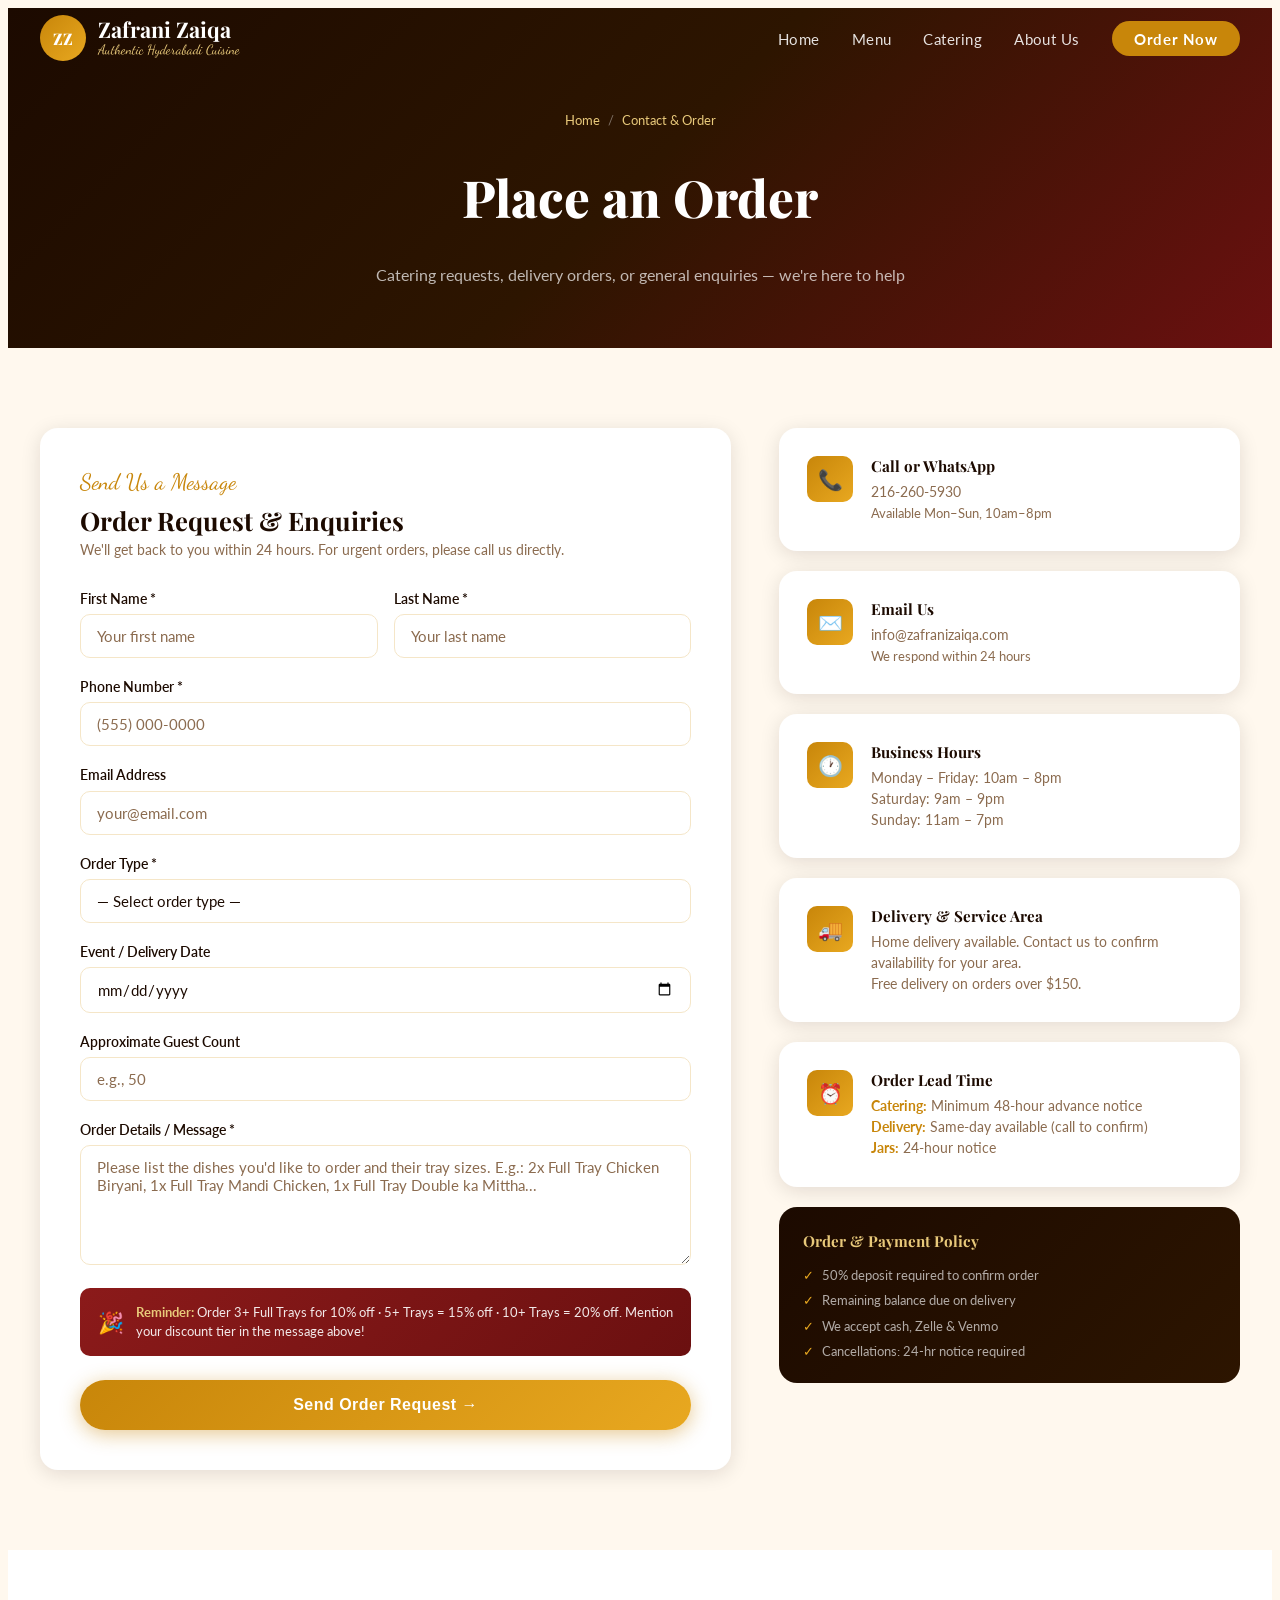
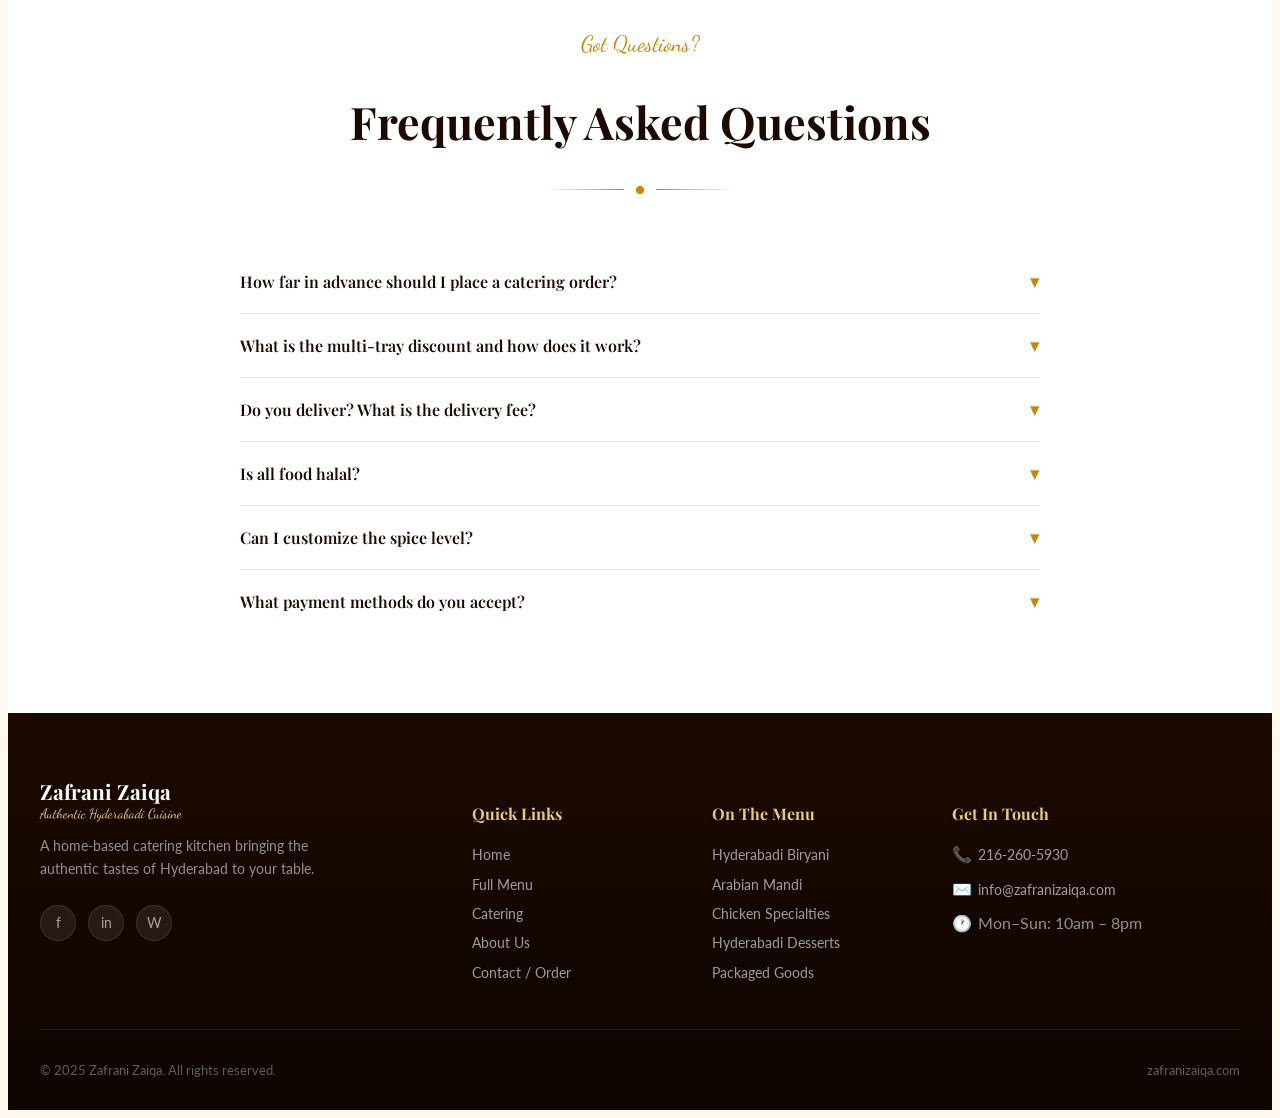
<file: contact.html>
<!DOCTYPE html>
<html lang="en">
<head>
  <meta charset="UTF-8" />
  <meta name="viewport" content="width=device-width, initial-scale=1.0" />
  <title>Contact &amp; Order — Zafrani Zaiqa</title>
  <meta name="description" content="Contact Zafrani Zaiqa to place a catering order, request a home delivery, or enquire about our packaged goods. We respond within 24 hours." />

  <link rel="preconnect" href="https://fonts.googleapis.com" />
  <link rel="preconnect" href="https://fonts.gstatic.com" crossorigin />
  <link href="https://fonts.googleapis.com/css2?family=Playfair+Display:ital,wght@0,400;0,600;0,700;0,800;1,400&family=Lato:wght@300;400;700&family=Dancing+Script:wght@500;700&display=swap" rel="stylesheet" />
  <link rel="stylesheet" href="css/styles.css" />
</head>
<body>

  <!-- ===================== NAVBAR ===================== -->
  <nav id="navbar" class="scrolled">
    <div class="nav-inner">
      <a href="index.html" style="display:flex;align-items:center;gap:0.75rem;text-decoration:none;">
        <div style="width:46px;height:46px;background:linear-gradient(135deg,#C8860A,#E8A820);border-radius:50%;display:flex;align-items:center;justify-content:center;flex-shrink:0;">
          <span style="font-family:'Playfair Display',serif;font-weight:800;font-size:1rem;color:#fff;">ZZ</span>
        </div>
        <div>
          <div class="nav-logo-text">Zafrani Zaiqa</div>
          <div class="nav-logo-sub">Authentic Hyderabadi Cuisine</div>
        </div>
      </a>
      <ul class="nav-links">
        <li><a href="index.html">Home</a></li>
        <li><a href="menu.html">Menu</a></li>
        <li><a href="catering.html">Catering</a></li>
        <li><a href="about.html">About Us</a></li>
        <li><a href="contact.html" class="nav-cta active">Order Now</a></li>
      </ul>
      <button class="hamburger" id="menuToggle" aria-label="Toggle navigation" aria-expanded="false">
        <span></span><span></span><span></span>
      </button>
    </div>
    <div class="mobile-menu" id="mobileMenu">
      <a href="index.html">Home</a>
      <a href="menu.html">Menu</a>
      <a href="catering.html">Catering</a>
      <a href="about.html">About Us</a>
      <a href="contact.html" class="mob-cta">Order Now</a>
    </div>
  </nav>

  <!-- ===================== PAGE HERO ===================== -->
  <div class="page-hero" style="padding-top:76px;">
    <div class="page-hero-content">
      <div class="breadcrumb">
        <a href="index.html">Home</a>
        <span>/</span>
        <span style="color:var(--gold);">Contact &amp; Order</span>
      </div>
      <h1>Place an Order</h1>
      <p>Catering requests, delivery orders, or general enquiries — we're here to help</p>
    </div>
  </div>

  <!-- ===================== CONTACT CONTENT ===================== -->
  <section class="section bg-cream">
    <div class="container">
      <div style="display:grid;grid-template-columns:1.5fr 1fr;gap:3rem;align-items:start;" id="contactGrid">

        <!-- ---- ORDER FORM ---- -->
        <div class="animate-on-scroll">
          <div style="background:var(--white);border-radius:var(--radius-lg);padding:2.5rem;box-shadow:var(--shadow-card);">
            <span class="section-tag" style="margin-bottom:0.5rem;">Send Us a Message</span>
            <h2 style="font-family:'Playfair Display',serif;font-size:1.6rem;font-weight:700;color:var(--dark);margin:0 0 0.25rem;">Order Request &amp; Enquiries</h2>
            <p style="font-size:0.88rem;color:var(--text-muted);margin:0 0 2rem;">We'll get back to you within 24 hours. For urgent orders, please call us directly.</p>

            <form id="contactForm" novalidate>
              <div style="display:grid;grid-template-columns:1fr 1fr;gap:1rem;">
                <div class="form-group">
                  <label class="form-label" for="firstName">First Name *</label>
                  <input class="form-control" type="text" id="firstName" name="firstName" placeholder="Your first name" required />
                </div>
                <div class="form-group">
                  <label class="form-label" for="lastName">Last Name *</label>
                  <input class="form-control" type="text" id="lastName" name="lastName" placeholder="Your last name" required />
                </div>
              </div>

              <div class="form-group">
                <label class="form-label" for="phone">Phone Number *</label>
                <input class="form-control" type="tel" id="phone" name="phone" placeholder="(555) 000-0000" required />
              </div>

              <div class="form-group">
                <label class="form-label" for="email">Email Address</label>
                <input class="form-control" type="email" id="email" name="email" placeholder="your@email.com" />
              </div>

              <div class="form-group">
                <label class="form-label" for="orderType">Order Type *</label>
                <select class="form-control" id="orderType" name="orderType" required>
                  <option value="">— Select order type —</option>
                  <option value="catering">Catering Order (Trays)</option>
                  <option value="delivery">Home Delivery</option>
                  <option value="packaged">Packaged Goods (Jars)</option>
                  <option value="quote">Request a Custom Quote</option>
                  <option value="general">General Enquiry</option>
                </select>
              </div>

              <div class="form-group" id="eventDateGroup">
                <label class="form-label" for="eventDate">Event / Delivery Date</label>
                <input class="form-control" type="date" id="eventDate" name="eventDate" />
              </div>

              <div class="form-group">
                <label class="form-label" for="guestCount">Approximate Guest Count</label>
                <input class="form-control" type="number" id="guestCount" name="guestCount" placeholder="e.g., 50" min="1" />
              </div>

              <div class="form-group">
                <label class="form-label" for="message">Order Details / Message *</label>
                <textarea class="form-control" id="message" name="message" rows="5"
                  placeholder="Please list the dishes you'd like to order and their tray sizes. E.g.: 2x Full Tray Chicken Biryani, 1x Full Tray Mandi Chicken, 1x Full Tray Double ka Mittha..." required></textarea>
              </div>

              <!-- Discount reminder -->
              <div style="background:linear-gradient(135deg,var(--maroon),var(--maroon-dark));border-radius:var(--radius);padding:0.9rem 1.1rem;margin-bottom:1.5rem;display:flex;align-items:center;gap:0.75rem;">
                <span style="font-size:1.3rem;flex-shrink:0;">🎉</span>
                <p style="margin:0;font-size:0.82rem;color:rgba(255,255,255,0.9);line-height:1.5;">
                  <strong style="color:var(--gold);">Reminder:</strong> Order 3+ Full Trays for 10% off · 5+ Trays = 15% off · 10+ Trays = 20% off.
                  Mention your discount tier in the message above!
                </p>
              </div>

              <button type="submit" class="btn-primary" style="width:100%;font-size:1rem;padding:1rem;">
                Send Order Request →
              </button>
            </form>
          </div>
        </div>

        <!-- ---- CONTACT INFO ---- -->
        <div style="display:flex;flex-direction:column;gap:1.25rem;" class="animate-on-scroll">

          <div class="info-card">
            <div class="info-icon">📞</div>
            <div>
              <h4>Call or WhatsApp</h4>
              <p>
                <a href="tel:+15550001234">216-260-5930</a><br />
                <span style="font-size:0.8rem;">Available Mon–Sun, 10am–8pm</span>
              </p>
            </div>
          </div>

          <div class="info-card">
            <div class="info-icon">✉️</div>
            <div>
              <h4>Email Us</h4>
              <p>
                <a href="mailto:info@zafranizaiqa.com">info@zafranizaiqa.com</a><br />
                <span style="font-size:0.8rem;">We respond within 24 hours</span>
              </p>
            </div>
          </div>

          <div class="info-card">
            <div class="info-icon">🕐</div>
            <div>
              <h4>Business Hours</h4>
              <p>
                Monday – Friday: 10am – 8pm<br />
                Saturday: 9am – 9pm<br />
                Sunday: 11am – 7pm
              </p>
            </div>
          </div>

          <div class="info-card">
            <div class="info-icon">🚚</div>
            <div>
              <h4>Delivery &amp; Service Area</h4>
              <p>
                Home delivery available. Contact us to confirm availability for your area.<br />
                Free delivery on orders over $150.
              </p>
            </div>
          </div>

          <div class="info-card">
            <div class="info-icon">⏰</div>
            <div>
              <h4>Order Lead Time</h4>
              <p>
                <strong style="color:var(--saffron);">Catering:</strong> Minimum 48-hour advance notice<br />
                <strong style="color:var(--saffron);">Delivery:</strong> Same-day available (call to confirm)<br />
                <strong style="color:var(--saffron);">Jars:</strong> 24-hour notice
              </p>
            </div>
          </div>

          <!-- Quick policy box -->
          <div style="background:linear-gradient(135deg,var(--dark),var(--dark-800));border-radius:var(--radius-lg);padding:1.5rem;">
            <h4 style="font-family:'Playfair Display',serif;font-weight:700;color:var(--gold);font-size:0.95rem;margin:0 0 1rem;">Order &amp; Payment Policy</h4>
            <ul style="list-style:none;padding:0;margin:0;display:flex;flex-direction:column;gap:0.6rem;">
              <li style="font-size:0.83rem;color:rgba(255,255,255,0.65);display:flex;gap:0.5rem;"><span style="color:var(--saffron-light);flex-shrink:0;">✓</span>50% deposit required to confirm order</li>
              <li style="font-size:0.83rem;color:rgba(255,255,255,0.65);display:flex;gap:0.5rem;"><span style="color:var(--saffron-light);flex-shrink:0;">✓</span>Remaining balance due on delivery</li>
              <li style="font-size:0.83rem;color:rgba(255,255,255,0.65);display:flex;gap:0.5rem;"><span style="color:var(--saffron-light);flex-shrink:0;">✓</span>We accept cash, Zelle &amp; Venmo</li>
              <li style="font-size:0.83rem;color:rgba(255,255,255,0.65);display:flex;gap:0.5rem;"><span style="color:var(--saffron-light);flex-shrink:0;">✓</span>Cancellations: 24-hr notice required</li>
            </ul>
          </div>

        </div>
      </div>

      <style>
        @media (max-width: 860px) {
          #contactGrid { grid-template-columns: 1fr !important; }
        }
      </style>
    </div>
  </section>

  <!-- ===================== FAQ ===================== -->
  <section class="section bg-white">
    <div class="container" style="max-width:800px;">
      <div class="section-header animate-on-scroll">
        <span class="section-tag">Got Questions?</span>
        <h2 class="section-title">Frequently Asked Questions</h2>
        <div class="divider-ornament"><div class="ornament-dot"></div></div>
      </div>

      <div style="display:flex;flex-direction:column;gap:0;" class="animate-on-scroll" id="faqAccordion">

        <div class="faq-item" style="border-bottom:1px solid var(--cream-dark);">
          <button onclick="toggleFaq(this)" style="width:100%;text-align:left;background:none;border:none;padding:1.25rem 0;cursor:pointer;display:flex;justify-content:space-between;align-items:center;gap:1rem;">
            <span style="font-family:'Playfair Display',serif;font-weight:600;font-size:1rem;color:var(--dark);">How far in advance should I place a catering order?</span>
            <span class="faq-arrow" style="color:var(--saffron);font-size:1.2rem;flex-shrink:0;transition:transform 0.3s;">▾</span>
          </button>
          <div class="faq-body" style="overflow:hidden;max-height:0;transition:max-height 0.35s ease;">
            <p style="color:var(--text-muted);font-size:0.92rem;line-height:1.7;padding-bottom:1.25rem;margin:0;">We require a minimum of <strong>48 hours advance notice</strong> for all catering tray orders. For large orders (10+ trays) or events during peak seasons (Eid, Ramadan, weddings), we recommend placing your order at least 1 week in advance to guarantee availability.</p>
          </div>
        </div>

        <div class="faq-item" style="border-bottom:1px solid var(--cream-dark);">
          <button onclick="toggleFaq(this)" style="width:100%;text-align:left;background:none;border:none;padding:1.25rem 0;cursor:pointer;display:flex;justify-content:space-between;align-items:center;gap:1rem;">
            <span style="font-family:'Playfair Display',serif;font-weight:600;font-size:1rem;color:var(--dark);">What is the multi-tray discount and how does it work?</span>
            <span class="faq-arrow" style="color:var(--saffron);font-size:1.2rem;flex-shrink:0;transition:transform 0.3s;">▾</span>
          </button>
          <div class="faq-body" style="overflow:hidden;max-height:0;transition:max-height 0.35s ease;">
            <p style="color:var(--text-muted);font-size:0.92rem;line-height:1.7;padding-bottom:1.25rem;margin:0;">Our multi-tray discount applies to <strong>Full Tray</strong> orders: order 3–4 full trays and save 10%, order 5–9 full trays and save 15%, order 10+ full trays and save 20%. Simply mention your order size when you submit your request and we'll apply the discount to your quote.</p>
          </div>
        </div>

        <div class="faq-item" style="border-bottom:1px solid var(--cream-dark);">
          <button onclick="toggleFaq(this)" style="width:100%;text-align:left;background:none;border:none;padding:1.25rem 0;cursor:pointer;display:flex;justify-content:space-between;align-items:center;gap:1rem;">
            <span style="font-family:'Playfair Display',serif;font-weight:600;font-size:1rem;color:var(--dark);">Do you deliver? What is the delivery fee?</span>
            <span class="faq-arrow" style="color:var(--saffron);font-size:1.2rem;flex-shrink:0;transition:transform 0.3s;">▾</span>
          </button>
          <div class="faq-body" style="overflow:hidden;max-height:0;transition:max-height 0.35s ease;">
            <p style="color:var(--text-muted);font-size:0.92rem;line-height:1.7;padding-bottom:1.25rem;margin:0;">Yes! We offer home delivery within our service area. <strong>Free delivery</strong> is available on orders over $150. For smaller orders or extended delivery areas, a delivery fee may apply. Contact us to confirm availability for your specific address.</p>
          </div>
        </div>

        <div class="faq-item" style="border-bottom:1px solid var(--cream-dark);">
          <button onclick="toggleFaq(this)" style="width:100%;text-align:left;background:none;border:none;padding:1.25rem 0;cursor:pointer;display:flex;justify-content:space-between;align-items:center;gap:1rem;">
            <span style="font-family:'Playfair Display',serif;font-weight:600;font-size:1rem;color:var(--dark);">Is all food halal?</span>
            <span class="faq-arrow" style="color:var(--saffron);font-size:1.2rem;flex-shrink:0;transition:transform 0.3s;">▾</span>
          </button>
          <div class="faq-body" style="overflow:hidden;max-height:0;transition:max-height 0.35s ease;">
            <p style="color:var(--text-muted);font-size:0.92rem;line-height:1.7;padding-bottom:1.25rem;margin:0;">Yes. <strong>100% halal</strong>. Every meat — chicken, mutton, and beef — is sourced from certified halal suppliers. This is a non-negotiable part of our values and commitment to our community.</p>
          </div>
        </div>

        <div class="faq-item" style="border-bottom:1px solid var(--cream-dark);">
          <button onclick="toggleFaq(this)" style="width:100%;text-align:left;background:none;border:none;padding:1.25rem 0;cursor:pointer;display:flex;justify-content:space-between;align-items:center;gap:1rem;">
            <span style="font-family:'Playfair Display',serif;font-weight:600;font-size:1rem;color:var(--dark);">Can I customize the spice level?</span>
            <span class="faq-arrow" style="color:var(--saffron);font-size:1.2rem;flex-shrink:0;transition:transform 0.3s;">▾</span>
          </button>
          <div class="faq-body" style="overflow:hidden;max-height:0;transition:max-height 0.35s ease;">
            <p style="color:var(--text-muted);font-size:0.92rem;line-height:1.7;padding-bottom:1.25rem;margin:0;">Absolutely. We can accommodate mild, medium, or spicy preparations. Just let us know your preference when placing your order and we'll cook it to your taste.</p>
          </div>
        </div>

        <div class="faq-item">
          <button onclick="toggleFaq(this)" style="width:100%;text-align:left;background:none;border:none;padding:1.25rem 0;cursor:pointer;display:flex;justify-content:space-between;align-items:center;gap:1rem;">
            <span style="font-family:'Playfair Display',serif;font-weight:600;font-size:1rem;color:var(--dark);">What payment methods do you accept?</span>
            <span class="faq-arrow" style="color:var(--saffron);font-size:1.2rem;flex-shrink:0;transition:transform 0.3s;">▾</span>
          </button>
          <div class="faq-body" style="overflow:hidden;max-height:0;transition:max-height 0.35s ease;">
            <p style="color:var(--text-muted);font-size:0.92rem;line-height:1.7;padding-bottom:1.25rem;margin:0;">We currently accept <strong>Cash</strong>, <strong>Zelle</strong>, and <strong>Venmo</strong>. A 50% deposit is required at the time of order confirmation, with the remaining balance due on delivery.</p>
          </div>
        </div>

      </div>
    </div>
  </section>

  <!-- ===================== FOOTER ===================== -->
  <footer class="footer">
    <div class="footer-grid">
      <div class="footer-brand">
        <div>
          <div class="footer-logo-text">Zafrani Zaiqa</div>
          <div class="footer-logo-sub">Authentic Hyderabadi Cuisine</div>
        </div>
        <p>A home-based catering kitchen bringing the authentic tastes of Hyderabad to your table.</p>
        <div class="social-links">
          <a href="#" class="social-link" aria-label="Facebook">f</a>
          <a href="#" class="social-link" aria-label="Instagram">in</a>
          <a href="#" class="social-link" aria-label="WhatsApp">W</a>
        </div>
      </div>
      <div class="footer-col">
        <h5>Quick Links</h5>
        <ul class="footer-links">
          <li><a href="index.html">Home</a></li>
          <li><a href="menu.html">Full Menu</a></li>
          <li><a href="catering.html">Catering</a></li>
          <li><a href="about.html">About Us</a></li>
          <li><a href="contact.html">Contact / Order</a></li>
        </ul>
      </div>
      <div class="footer-col">
        <h5>On The Menu</h5>
        <ul class="footer-links">
          <li><a href="menu.html">Hyderabadi Biryani</a></li>
          <li><a href="menu.html">Arabian Mandi</a></li>
          <li><a href="menu.html">Chicken Specialties</a></li>
          <li><a href="menu.html">Hyderabadi Desserts</a></li>
          <li><a href="menu.html">Packaged Goods</a></li>
        </ul>
      </div>
      <div class="footer-col">
        <h5>Get In Touch</h5>
        <ul class="footer-links" style="gap:0.9rem;">
          <li><span style="color:var(--gold);margin-right:0.4rem;">📞</span><a href="tel:+15550001234">216-260-5930</a></li>
          <li><span style="color:var(--gold);margin-right:0.4rem;">✉️</span><a href="mailto:info@zafranizaiqa.com">info@zafranizaiqa.com</a></li>
          <li><span style="color:var(--gold);margin-right:0.4rem;">🕐</span><span style="color:rgba(255,255,255,0.55);">Mon–Sun: 10am – 8pm</span></li>
        </ul>
      </div>
    </div>
    <div class="footer-bottom">
      <span>© 2025 Zafrani Zaiqa. All rights reserved.</span>
      <span>zafranizaiqa.com</span>
    </div>
  </footer>

  <script src="js/main.js"></script>
  <script>
    // FAQ accordion
    function toggleFaq(btn) {
      const body  = btn.nextElementSibling;
      const arrow = btn.querySelector('.faq-arrow');
      const isOpen = body.style.maxHeight && body.style.maxHeight !== '0px';

      // Close all
      document.querySelectorAll('.faq-body').forEach(b => { b.style.maxHeight = '0'; });
      document.querySelectorAll('.faq-arrow').forEach(a => { a.style.transform = ''; });

      if (!isOpen) {
        body.style.maxHeight = body.scrollHeight + 'px';
        arrow.style.transform = 'rotate(180deg)';
      }
    }
  </script>
</body>
</html>
</file>
<file: css/styles.css>
/* =====================================================
   Zafrani Zaiqa — Custom Styles
   zafranizaiqa.com
   ===================================================== */

/* ---------- CSS Variables ---------- */
:root {
  --saffron:       #C8860A;
  --saffron-light: #E8A820;
  --saffron-dark:  #A06A08;
  --maroon:        #8B1A1A;
  --maroon-dark:   #6B1010;
  --gold:          #E8C97A;
  --cream:         #FFF8EE;
  --cream-dark:    #F5E6C8;
  --dark:          #1C0A00;
  --dark-800:      #2D1500;
  --text-body:     #4A2C0A;
  --text-muted:    #8B6B4F;
  --white:         #FFFFFF;
  --shadow-card:   0 4px 20px rgba(28, 10, 0, 0.12);
  --shadow-hover:  0 8px 32px rgba(28, 10, 0, 0.22);
  --radius:        10px;
  --radius-lg:     18px;
  --transition:    all 0.3s cubic-bezier(0.4, 0, 0.2, 1);
}

/* ---------- Base ---------- */
*, *::before, *::after { box-sizing: border-box; }

html { scroll-behavior: smooth; }

body {
  font-family: 'Lato', sans-serif;
  color: var(--text-body);
  background-color: var(--cream);
  overflow-x: hidden;
}

/* ---------- Typography ---------- */
.font-heading  { font-family: 'Playfair Display', serif; }
.font-accent   { font-family: 'Dancing Script', cursive; }

.section-tag {
  font-family: 'Dancing Script', cursive;
  font-size: 1.4rem;
  color: var(--saffron);
  display: block;
  margin-bottom: 0.25rem;
}

.section-title {
  font-family: 'Playfair Display', serif;
  font-size: clamp(1.8rem, 4vw, 2.8rem);
  font-weight: 700;
  color: var(--dark);
  line-height: 1.2;
}

.section-subtitle {
  font-size: 1.05rem;
  color: var(--text-muted);
  max-width: 560px;
  line-height: 1.7;
}

/* ---------- Navbar ---------- */
#navbar {
  position: fixed;
  top: 0; left: 0; right: 0;
  z-index: 999;
  transition: var(--transition);
  padding: 0 1rem;
}

#navbar.transparent {
  background: transparent;
}

#navbar.scrolled {
  background: rgba(28, 10, 0, 0.96);
  backdrop-filter: blur(12px);
  -webkit-backdrop-filter: blur(12px);
  box-shadow: 0 2px 20px rgba(0,0,0,0.3);
}

.nav-inner {
  max-width: 1200px;
  margin: 0 auto;
  display: flex;
  align-items: center;
  justify-content: space-between;
  height: 76px;
}

.nav-logo-text {
  font-family: 'Playfair Display', serif;
  font-size: 1.35rem;
  font-weight: 700;
  color: var(--white);
  line-height: 1.1;
}

.nav-logo-sub {
  font-family: 'Dancing Script', cursive;
  font-size: 0.85rem;
  color: var(--gold);
}

.nav-links {
  display: flex;
  align-items: center;
  gap: 2rem;
  list-style: none;
  margin: 0; padding: 0;
}

.nav-links a {
  color: rgba(255,255,255,0.88);
  text-decoration: none;
  font-size: 0.95rem;
  font-weight: 400;
  letter-spacing: 0.03em;
  transition: var(--transition);
  position: relative;
  padding-bottom: 2px;
}

.nav-links a::after {
  content: '';
  position: absolute;
  bottom: -2px; left: 0;
  width: 0; height: 2px;
  background: var(--saffron-light);
  transition: width 0.3s ease;
}

.nav-links a:hover,
.nav-links a.active { color: var(--gold); }
.nav-links a:hover::after,
.nav-links a.active::after { width: 100%; }

.nav-cta {
  background: var(--saffron) !important;
  color: var(--white) !important;
  padding: 0.55rem 1.4rem !important;
  border-radius: 50px !important;
  font-weight: 700 !important;
  letter-spacing: 0.04em !important;
  transition: var(--transition) !important;
}
.nav-cta:hover { background: var(--saffron-light) !important; transform: translateY(-1px); }
.nav-cta::after { display: none !important; }

/* Mobile nav */
.hamburger {
  display: none;
  background: none;
  border: none;
  cursor: pointer;
  padding: 6px;
  flex-direction: column;
  gap: 5px;
}
.hamburger span {
  display: block;
  width: 26px; height: 2px;
  background: var(--white);
  border-radius: 2px;
  transition: var(--transition);
}
.hamburger.open span:nth-child(1) { transform: translateY(7px) rotate(45deg); }
.hamburger.open span:nth-child(2) { opacity: 0; }
.hamburger.open span:nth-child(3) { transform: translateY(-7px) rotate(-45deg); }

.mobile-menu {
  display: none;
  background: rgba(28, 10, 0, 0.97);
  padding: 1rem 1.5rem 1.5rem;
}
.mobile-menu.open { display: block; }
.mobile-menu a {
  display: block;
  color: rgba(255,255,255,0.85);
  text-decoration: none;
  padding: 0.75rem 0;
  border-bottom: 1px solid rgba(255,255,255,0.08);
  font-size: 1rem;
  transition: color 0.2s;
}
.mobile-menu a:hover { color: var(--gold); }
.mobile-menu .mob-cta {
  display: block;
  margin-top: 1rem;
  background: var(--saffron);
  color: var(--white);
  text-align: center;
  padding: 0.75rem;
  border-radius: 50px;
  font-weight: 700;
  border: none;
}

@media (max-width: 900px) {
  .nav-links { display: none; }
  .hamburger { display: flex; }
}

/* ---------- Hero ---------- */
.hero {
  position: relative;
  min-height: 100vh;
  display: flex;
  align-items: center;
  justify-content: center;
  overflow: hidden;
}

.hero-bg {
  position: absolute;
  inset: 0;
  background-image: url('https://images.unsplash.com/photo-1563379091339-03b21ab4a4f8?auto=format&fit=crop&w=1920&q=80');
  background-size: cover;
  background-position: center;
  transform: scale(1.05);
  transition: transform 8s ease;
}
.hero:hover .hero-bg { transform: scale(1.0); }

.hero-overlay {
  position: absolute;
  inset: 0;
  background: linear-gradient(
    135deg,
    rgba(28, 10, 0, 0.82) 0%,
    rgba(139, 26, 26, 0.55) 50%,
    rgba(28, 10, 0, 0.78) 100%
  );
}

.hero-content {
  position: relative;
  z-index: 2;
  text-align: center;
  padding: 2rem 1.5rem;
  max-width: 800px;
  animation: fadeInUp 1s ease both;
}

.hero-tag {
  font-family: 'Dancing Script', cursive;
  font-size: 1.6rem;
  color: var(--gold);
  display: block;
  margin-bottom: 0.5rem;
  animation: fadeInUp 1s 0.2s ease both;
}

.hero-title {
  font-family: 'Playfair Display', serif;
  font-size: clamp(2.8rem, 7vw, 5.5rem);
  font-weight: 800;
  color: var(--white);
  line-height: 1.05;
  margin-bottom: 1rem;
  text-shadow: 0 2px 20px rgba(0,0,0,0.4);
  animation: fadeInUp 1s 0.35s ease both;
}

.hero-title span { color: var(--gold); }

.hero-subtitle {
  font-size: clamp(1rem, 2.5vw, 1.2rem);
  color: rgba(255,255,255,0.88);
  margin-bottom: 2.5rem;
  line-height: 1.7;
  animation: fadeInUp 1s 0.5s ease both;
}

.hero-badges {
  display: flex;
  justify-content: center;
  gap: 1rem;
  flex-wrap: wrap;
  margin-bottom: 2.5rem;
  animation: fadeInUp 1s 0.65s ease both;
}

.hero-badge {
  background: rgba(255,255,255,0.12);
  border: 1px solid rgba(232,201,122,0.4);
  color: var(--gold);
  padding: 0.4rem 1.1rem;
  border-radius: 50px;
  font-size: 0.85rem;
  font-weight: 600;
  letter-spacing: 0.05em;
  backdrop-filter: blur(8px);
}

.hero-btns {
  display: flex;
  gap: 1rem;
  justify-content: center;
  flex-wrap: wrap;
  animation: fadeInUp 1s 0.8s ease both;
}

.btn-primary {
  background: linear-gradient(135deg, var(--saffron), var(--saffron-light));
  color: var(--white);
  padding: 0.85rem 2.2rem;
  border-radius: 50px;
  font-weight: 700;
  font-size: 1rem;
  text-decoration: none;
  border: none;
  cursor: pointer;
  transition: var(--transition);
  display: inline-block;
  box-shadow: 0 4px 20px rgba(200, 134, 10, 0.45);
  letter-spacing: 0.03em;
}
.btn-primary:hover {
  transform: translateY(-2px);
  box-shadow: 0 8px 28px rgba(200, 134, 10, 0.55);
  background: linear-gradient(135deg, var(--saffron-light), var(--saffron));
}

.btn-outline {
  background: transparent;
  color: var(--white);
  padding: 0.85rem 2.2rem;
  border-radius: 50px;
  font-weight: 700;
  font-size: 1rem;
  text-decoration: none;
  border: 2px solid rgba(255,255,255,0.6);
  cursor: pointer;
  transition: var(--transition);
  display: inline-block;
  letter-spacing: 0.03em;
}
.btn-outline:hover {
  background: rgba(255,255,255,0.12);
  border-color: var(--gold);
  color: var(--gold);
  transform: translateY(-2px);
}

.btn-secondary {
  background: linear-gradient(135deg, var(--maroon), var(--maroon-dark));
  color: var(--white);
  padding: 0.85rem 2.2rem;
  border-radius: 50px;
  font-weight: 700;
  font-size: 1rem;
  text-decoration: none;
  border: none;
  cursor: pointer;
  transition: var(--transition);
  display: inline-block;
  box-shadow: 0 4px 20px rgba(139, 26, 26, 0.35);
}
.btn-secondary:hover {
  transform: translateY(-2px);
  box-shadow: 0 8px 28px rgba(139, 26, 26, 0.5);
}

.hero-scroll-hint {
  position: absolute;
  bottom: 2rem;
  left: 50%;
  transform: translateX(-50%);
  z-index: 2;
  display: flex;
  flex-direction: column;
  align-items: center;
  gap: 0.3rem;
  color: rgba(255,255,255,0.5);
  font-size: 0.75rem;
  letter-spacing: 0.1em;
  animation: bounce 2s infinite;
}

.scroll-arrow {
  width: 20px; height: 20px;
  border-right: 2px solid rgba(255,255,255,0.4);
  border-bottom: 2px solid rgba(255,255,255,0.4);
  transform: rotate(45deg);
}

/* ---------- Feature Strip ---------- */
.feature-strip {
  background: linear-gradient(135deg, var(--dark), var(--dark-800));
  padding: 2.5rem 1.5rem;
}

.features-grid {
  max-width: 1100px;
  margin: 0 auto;
  display: grid;
  grid-template-columns: repeat(auto-fit, minmax(200px, 1fr));
  gap: 1.5rem;
}

.feature-item {
  display: flex;
  align-items: center;
  gap: 1rem;
  padding: 1rem;
  border-radius: var(--radius);
  border: 1px solid rgba(232,201,122,0.15);
  transition: var(--transition);
}
.feature-item:hover {
  border-color: rgba(232,201,122,0.35);
  background: rgba(255,255,255,0.04);
}

.feature-icon {
  font-size: 1.8rem;
  flex-shrink: 0;
}

.feature-item h4 {
  font-family: 'Playfair Display', serif;
  font-size: 1rem;
  font-weight: 600;
  color: var(--gold);
  margin: 0 0 0.2rem;
}
.feature-item p {
  font-size: 0.8rem;
  color: rgba(255,255,255,0.55);
  margin: 0;
  line-height: 1.4;
}

/* ---------- Sections ---------- */
.section {
  padding: 5rem 1.5rem;
}

.section-header {
  text-align: center;
  margin-bottom: 3.5rem;
}

.divider-ornament {
  display: flex;
  align-items: center;
  justify-content: center;
  gap: 0.75rem;
  margin: 0.75rem 0 1rem;
}
.divider-ornament::before,
.divider-ornament::after {
  content: '';
  flex: 1;
  max-width: 80px;
  height: 1px;
  background: linear-gradient(to right, transparent, var(--saffron));
}
.divider-ornament::after {
  background: linear-gradient(to left, transparent, var(--saffron));
}
.divider-ornament .ornament-dot {
  width: 8px; height: 8px;
  background: var(--saffron);
  border-radius: 50%;
}

.container { max-width: 1200px; margin: 0 auto; }

/* ---------- Food Cards ---------- */
.food-card {
  background: var(--white);
  border-radius: var(--radius-lg);
  overflow: hidden;
  box-shadow: var(--shadow-card);
  transition: var(--transition);
}
.food-card:hover {
  transform: translateY(-6px);
  box-shadow: var(--shadow-hover);
}

.food-card-img {
  width: 100%;
  height: 220px;
  object-fit: cover;
  display: block;
  transition: transform 0.5s ease;
}
.food-card:hover .food-card-img { transform: scale(1.06); }

.food-card-img-wrap {
  overflow: hidden;
  position: relative;
}

.food-card-badge {
  position: absolute;
  top: 12px; right: 12px;
  background: var(--saffron);
  color: var(--white);
  font-size: 0.72rem;
  font-weight: 700;
  padding: 0.25rem 0.7rem;
  border-radius: 50px;
  letter-spacing: 0.05em;
  text-transform: uppercase;
}

.food-card-body {
  padding: 1.25rem 1.4rem 1.5rem;
}
.food-card-body h3 {
  font-family: 'Playfair Display', serif;
  font-size: 1.15rem;
  font-weight: 700;
  color: var(--dark);
  margin: 0 0 0.4rem;
}
.food-card-body p {
  font-size: 0.88rem;
  color: var(--text-muted);
  margin: 0 0 1rem;
  line-height: 1.5;
}
.food-card-footer {
  display: flex;
  align-items: center;
  justify-content: space-between;
  padding-top: 0.75rem;
  border-top: 1px solid var(--cream-dark);
}
.food-card-price {
  font-family: 'Playfair Display', serif;
  font-size: 1.1rem;
  font-weight: 700;
  color: var(--saffron);
}
.food-card-price span {
  font-size: 0.78rem;
  font-weight: 400;
  color: var(--text-muted);
  font-family: 'Lato', sans-serif;
}

/* ---------- Promo Banner ---------- */
.promo-banner {
  background: linear-gradient(135deg, var(--maroon), var(--maroon-dark) 60%, #3B0808);
  border-radius: var(--radius-lg);
  padding: 2.5rem 2rem;
  position: relative;
  overflow: hidden;
  text-align: center;
}
.promo-banner::before {
  content: '✦';
  position: absolute;
  font-size: 12rem;
  color: rgba(255,255,255,0.03);
  top: -2rem; right: -1rem;
  pointer-events: none;
}
.promo-banner-tag {
  display: inline-block;
  background: var(--saffron);
  color: var(--white);
  font-size: 0.78rem;
  font-weight: 700;
  letter-spacing: 0.12em;
  padding: 0.3rem 0.9rem;
  border-radius: 50px;
  text-transform: uppercase;
  margin-bottom: 0.9rem;
}
.promo-banner h3 {
  font-family: 'Playfair Display', serif;
  font-size: clamp(1.4rem, 3vw, 2rem);
  font-weight: 700;
  color: var(--white);
  margin-bottom: 0.5rem;
}
.promo-banner p {
  color: rgba(255,255,255,0.75);
  font-size: 0.95rem;
  margin-bottom: 1.5rem;
}

.promo-tiers {
  display: flex;
  justify-content: center;
  gap: 1rem;
  flex-wrap: wrap;
  margin-bottom: 1.75rem;
}
.promo-tier {
  background: rgba(255,255,255,0.1);
  border: 1px solid rgba(232,201,122,0.35);
  border-radius: var(--radius);
  padding: 0.8rem 1.2rem;
  text-align: center;
  min-width: 140px;
}
.promo-tier .pct {
  font-family: 'Playfair Display', serif;
  font-size: 2rem;
  font-weight: 800;
  color: var(--gold);
  line-height: 1;
  display: block;
}
.promo-tier .desc {
  font-size: 0.78rem;
  color: rgba(255,255,255,0.7);
  margin-top: 0.2rem;
}

/* ---------- Pricing Table ---------- */
.pricing-table {
  width: 100%;
  border-collapse: collapse;
  font-size: 0.9rem;
  background: var(--white);
  border-radius: var(--radius-lg);
  overflow: hidden;
  box-shadow: var(--shadow-card);
}
.pricing-table thead {
  background: linear-gradient(135deg, var(--dark), var(--dark-800));
}
.pricing-table thead th {
  color: var(--gold);
  font-family: 'Playfair Display', serif;
  font-weight: 600;
  padding: 1rem 1.25rem;
  text-align: left;
  font-size: 0.88rem;
  letter-spacing: 0.05em;
  text-transform: uppercase;
}
.pricing-table tbody tr {
  border-bottom: 1px solid var(--cream-dark);
  transition: background 0.2s;
}
.pricing-table tbody tr:last-child { border-bottom: none; }
.pricing-table tbody tr:hover { background: var(--cream); }
.pricing-table td {
  padding: 0.9rem 1.25rem;
  color: var(--text-body);
}
.pricing-table td:first-child {
  font-weight: 600;
  color: var(--dark);
}
.pricing-table td.price {
  font-family: 'Playfair Display', serif;
  font-weight: 700;
  color: var(--saffron);
}
.pricing-table .category-row td {
  background: var(--cream-dark);
  color: var(--maroon);
  font-family: 'Playfair Display', serif;
  font-weight: 700;
  font-size: 0.82rem;
  letter-spacing: 0.08em;
  text-transform: uppercase;
  padding: 0.55rem 1.25rem;
}

/* ---------- Menu Category Cards ---------- */
.menu-category-tabs {
  display: flex;
  gap: 0.75rem;
  flex-wrap: wrap;
  justify-content: center;
  margin-bottom: 2.5rem;
}
.tab-btn {
  background: var(--white);
  border: 2px solid var(--cream-dark);
  color: var(--text-muted);
  padding: 0.55rem 1.4rem;
  border-radius: 50px;
  font-size: 0.9rem;
  font-weight: 600;
  cursor: pointer;
  transition: var(--transition);
}
.tab-btn:hover,
.tab-btn.active {
  background: var(--saffron);
  border-color: var(--saffron);
  color: var(--white);
}

.menu-section { display: none; }
.menu-section.active { display: block; }

/* ---------- Catering How-It-Works ---------- */
.steps-grid {
  display: grid;
  grid-template-columns: repeat(auto-fit, minmax(200px, 1fr));
  gap: 2rem;
  text-align: center;
  position: relative;
}
.step-card {
  padding: 2rem 1.5rem;
  background: var(--white);
  border-radius: var(--radius-lg);
  box-shadow: var(--shadow-card);
  transition: var(--transition);
  position: relative;
}
.step-card:hover { transform: translateY(-4px); box-shadow: var(--shadow-hover); }
.step-number {
  width: 52px; height: 52px;
  background: linear-gradient(135deg, var(--saffron), var(--saffron-light));
  color: var(--white);
  font-family: 'Playfair Display', serif;
  font-size: 1.4rem;
  font-weight: 800;
  border-radius: 50%;
  display: flex;
  align-items: center;
  justify-content: center;
  margin: 0 auto 1rem;
}
.step-card h4 {
  font-family: 'Playfair Display', serif;
  font-size: 1.05rem;
  font-weight: 700;
  color: var(--dark);
  margin-bottom: 0.5rem;
}
.step-card p {
  font-size: 0.88rem;
  color: var(--text-muted);
  line-height: 1.6;
}

/* ---------- Testimonials ---------- */
.testimonial-card {
  background: var(--white);
  border-radius: var(--radius-lg);
  padding: 2rem;
  box-shadow: var(--shadow-card);
  position: relative;
  transition: var(--transition);
}
.testimonial-card:hover { transform: translateY(-4px); box-shadow: var(--shadow-hover); }
.testimonial-card::before {
  content: '\201C';
  font-family: Georgia, serif;
  font-size: 5rem;
  color: var(--cream-dark);
  position: absolute;
  top: 0.5rem; left: 1.2rem;
  line-height: 1;
}
.testimonial-text {
  font-size: 0.95rem;
  color: var(--text-body);
  line-height: 1.7;
  margin-bottom: 1.25rem;
  padding-top: 1.5rem;
}
.testimonial-author {
  display: flex;
  align-items: center;
  gap: 0.75rem;
}
.testimonial-avatar {
  width: 44px; height: 44px;
  border-radius: 50%;
  background: var(--cream-dark);
  display: flex;
  align-items: center;
  justify-content: center;
  font-family: 'Playfair Display', serif;
  font-weight: 700;
  color: var(--saffron);
  font-size: 1rem;
  flex-shrink: 0;
}
.testimonial-name {
  font-weight: 700;
  font-size: 0.9rem;
  color: var(--dark);
}
.testimonial-role {
  font-size: 0.78rem;
  color: var(--text-muted);
}
.stars { color: var(--saffron); font-size: 0.85rem; margin-bottom: 0.5rem; }

/* ---------- About Hero ---------- */
.page-hero {
  background: linear-gradient(135deg, var(--dark) 0%, var(--dark-800) 50%, var(--maroon-dark) 100%);
  min-height: 340px;
  display: flex;
  align-items: flex-end;
  padding: 4rem 1.5rem 3rem;
  position: relative;
  overflow: hidden;
}
.page-hero::after {
  content: '';
  position: absolute;
  inset: 0;
  background: url('https://images.unsplash.com/photo-1414235077428-338989a2e8c0?auto=format&fit=crop&w=1200&q=70');
  background-size: cover;
  background-position: center;
  opacity: 0.12;
}
.page-hero-content {
  position: relative;
  z-index: 2;
  max-width: 800px;
  margin: 0 auto;
  text-align: center;
  width: 100%;
}
.page-hero h1 {
  font-family: 'Playfair Display', serif;
  font-size: clamp(2rem, 5vw, 3.2rem);
  font-weight: 800;
  color: var(--white);
}
.page-hero p {
  color: rgba(255,255,255,0.7);
  font-size: 1rem;
  margin-top: 0.5rem;
}
.breadcrumb {
  display: flex;
  align-items: center;
  justify-content: center;
  gap: 0.5rem;
  margin-bottom: 1rem;
  font-size: 0.82rem;
}
.breadcrumb a { color: var(--gold); text-decoration: none; }
.breadcrumb span { color: rgba(255,255,255,0.4); }

/* ---------- Contact Form ---------- */
.form-group {
  margin-bottom: 1.25rem;
}
.form-label {
  display: block;
  font-size: 0.88rem;
  font-weight: 600;
  color: var(--dark);
  margin-bottom: 0.45rem;
}
.form-control {
  width: 100%;
  padding: 0.75rem 1rem;
  border: 1.5px solid var(--cream-dark);
  border-radius: var(--radius);
  font-family: 'Lato', sans-serif;
  font-size: 0.95rem;
  color: var(--dark);
  background: var(--white);
  transition: border-color 0.2s, box-shadow 0.2s;
  outline: none;
}
.form-control:focus {
  border-color: var(--saffron);
  box-shadow: 0 0 0 3px rgba(200, 134, 10, 0.12);
}
.form-control::placeholder { color: var(--text-muted); }
textarea.form-control { resize: vertical; min-height: 120px; }
select.form-control { appearance: none; cursor: pointer; }

/* ---------- Info Cards ---------- */
.info-card {
  background: var(--white);
  border-radius: var(--radius-lg);
  padding: 1.75rem;
  box-shadow: var(--shadow-card);
  display: flex;
  gap: 1.1rem;
  align-items: flex-start;
  transition: var(--transition);
}
.info-card:hover { transform: translateY(-3px); box-shadow: var(--shadow-hover); }
.info-icon {
  width: 46px; height: 46px;
  background: linear-gradient(135deg, var(--saffron), var(--saffron-light));
  border-radius: var(--radius);
  display: flex;
  align-items: center;
  justify-content: center;
  font-size: 1.25rem;
  flex-shrink: 0;
}
.info-card h4 {
  font-family: 'Playfair Display', serif;
  font-weight: 700;
  font-size: 0.95rem;
  color: var(--dark);
  margin: 0 0 0.3rem;
}
.info-card p, .info-card a {
  font-size: 0.88rem;
  color: var(--text-muted);
  margin: 0;
  line-height: 1.5;
  text-decoration: none;
}
.info-card a:hover { color: var(--saffron); }

/* ---------- Footer ---------- */
.footer {
  background: linear-gradient(180deg, var(--dark) 0%, #0D0400 100%);
  color: rgba(255,255,255,0.7);
  padding: 4rem 1.5rem 2rem;
}

.footer-grid {
  max-width: 1200px;
  margin: 0 auto;
  display: grid;
  grid-template-columns: 2fr 1fr 1fr 1.5fr;
  gap: 3rem;
  padding-bottom: 3rem;
  border-bottom: 1px solid rgba(255,255,255,0.08);
}

.footer-brand p {
  font-size: 0.88rem;
  line-height: 1.7;
  color: rgba(255,255,255,0.55);
  margin: 0.75rem 0 1.5rem;
  max-width: 280px;
}
.footer-logo-text {
  font-family: 'Playfair Display', serif;
  font-size: 1.3rem;
  font-weight: 700;
  color: var(--white);
}
.footer-logo-sub {
  font-family: 'Dancing Script', cursive;
  font-size: 0.85rem;
  color: var(--gold);
}

.social-links {
  display: flex;
  gap: 0.75rem;
}
.social-link {
  width: 36px; height: 36px;
  background: rgba(255,255,255,0.08);
  border-radius: 50%;
  display: flex;
  align-items: center;
  justify-content: center;
  color: rgba(255,255,255,0.6);
  text-decoration: none;
  font-size: 0.85rem;
  transition: var(--transition);
  border: 1px solid rgba(255,255,255,0.1);
}
.social-link:hover {
  background: var(--saffron);
  color: var(--white);
  border-color: var(--saffron);
}

.footer-col h5 {
  font-family: 'Playfair Display', serif;
  font-size: 1rem;
  font-weight: 700;
  color: var(--gold);
  margin-bottom: 1.25rem;
}
.footer-links {
  list-style: none;
  padding: 0; margin: 0;
  display: flex;
  flex-direction: column;
  gap: 0.65rem;
}
.footer-links a {
  color: rgba(255,255,255,0.6);
  text-decoration: none;
  font-size: 0.88rem;
  transition: color 0.2s;
}
.footer-links a:hover { color: var(--gold); }

.footer-bottom {
  max-width: 1200px;
  margin: 2rem auto 0;
  display: flex;
  align-items: center;
  justify-content: space-between;
  flex-wrap: wrap;
  gap: 0.5rem;
  font-size: 0.82rem;
  color: rgba(255,255,255,0.35);
}

/* ---------- Misc Helpers ---------- */
.bg-cream     { background-color: var(--cream); }
.bg-white     { background-color: var(--white); }
.bg-dark      { background: linear-gradient(135deg, var(--dark), var(--dark-800)); }

.grid-2 { display: grid; grid-template-columns: repeat(auto-fit, minmax(280px, 1fr)); gap: 1.75rem; }
.grid-3 { display: grid; grid-template-columns: repeat(auto-fit, minmax(260px, 1fr)); gap: 1.75rem; }
.grid-4 { display: grid; grid-template-columns: repeat(auto-fit, minmax(220px, 1fr)); gap: 1.5rem; }

.text-center { text-align: center; }
.mt-1 { margin-top: 0.5rem; }
.mt-2 { margin-top: 1rem; }
.mt-3 { margin-top: 1.5rem; }
.mt-4 { margin-top: 2rem; }
.mb-3 { margin-bottom: 1.5rem; }
.mb-4 { margin-bottom: 2rem; }

.badge {
  display: inline-block;
  font-size: 0.72rem;
  font-weight: 700;
  letter-spacing: 0.08em;
  text-transform: uppercase;
  padding: 0.25rem 0.75rem;
  border-radius: 50px;
}
.badge-saffron { background: var(--saffron); color: var(--white); }
.badge-maroon  { background: var(--maroon); color: var(--white); }
.badge-gold    { background: var(--gold); color: var(--dark); }
.badge-outline { border: 1.5px solid var(--saffron); color: var(--saffron); }

.pill-tag {
  display: inline-flex;
  align-items: center;
  gap: 0.35rem;
  background: var(--cream-dark);
  color: var(--saffron-dark);
  padding: 0.3rem 0.85rem;
  border-radius: 50px;
  font-size: 0.8rem;
  font-weight: 600;
}

.delivery-bar {
  background: linear-gradient(135deg, var(--saffron), #A06A08);
  text-align: center;
  padding: 1.25rem 1.5rem;
  font-size: 0.95rem;
  font-weight: 600;
  color: var(--white);
  letter-spacing: 0.02em;
}
.delivery-bar a {
  color: var(--white);
  text-decoration: underline;
  margin-left: 0.5rem;
}

/* ---------- Animations ---------- */
@keyframes fadeInUp {
  from { opacity: 0; transform: translateY(28px); }
  to   { opacity: 1; transform: translateY(0); }
}

@keyframes fadeIn {
  from { opacity: 0; }
  to   { opacity: 1; }
}

@keyframes bounce {
  0%, 100% { transform: translateX(-50%) translateY(0); }
  50%       { transform: translateX(-50%) translateY(8px); }
}

@keyframes shimmer {
  0%   { background-position: -200% center; }
  100% { background-position: 200% center; }
}

.animate-on-scroll {
  opacity: 0;
  transform: translateY(30px);
  transition: opacity 0.65s ease, transform 0.65s ease;
}
.animate-on-scroll.visible {
  opacity: 1;
  transform: translateY(0);
}

/* staggered children */
.stagger > * { opacity: 0; transform: translateY(24px); transition: opacity 0.55s ease, transform 0.55s ease; }
.stagger.visible > *:nth-child(1) { transition-delay: 0.05s; opacity: 1; transform: none; }
.stagger.visible > *:nth-child(2) { transition-delay: 0.15s; opacity: 1; transform: none; }
.stagger.visible > *:nth-child(3) { transition-delay: 0.25s; opacity: 1; transform: none; }
.stagger.visible > *:nth-child(4) { transition-delay: 0.35s; opacity: 1; transform: none; }
.stagger.visible > *:nth-child(5) { transition-delay: 0.45s; opacity: 1; transform: none; }
.stagger.visible > *:nth-child(6) { transition-delay: 0.55s; opacity: 1; transform: none; }

/* ---------- Responsive ---------- */
@media (max-width: 1024px) {
  .footer-grid { grid-template-columns: 1fr 1fr; gap: 2rem; }
}

@media (max-width: 640px) {
  .section { padding: 3.5rem 1rem; }
  .footer-grid { grid-template-columns: 1fr; gap: 1.75rem; }
  .footer-bottom { text-align: center; justify-content: center; }
  .hero-btns { flex-direction: column; align-items: center; }
  .promo-tiers { flex-direction: column; align-items: center; }
  .pricing-table { font-size: 0.8rem; }
  .pricing-table thead th,
  .pricing-table td { padding: 0.7rem 0.75rem; }
}

/* ---------- Notification Toast ---------- */
.toast {
  position: fixed;
  bottom: 1.5rem; right: 1.5rem;
  background: var(--dark);
  color: var(--white);
  padding: 1rem 1.5rem;
  border-radius: var(--radius);
  font-size: 0.9rem;
  box-shadow: var(--shadow-xl);
  z-index: 9999;
  border-left: 4px solid var(--saffron);
  animation: fadeInUp 0.4s ease;
  max-width: 320px;
}
.toast.hide {
  animation: fadeIn 0.3s ease reverse;
}
</file>
